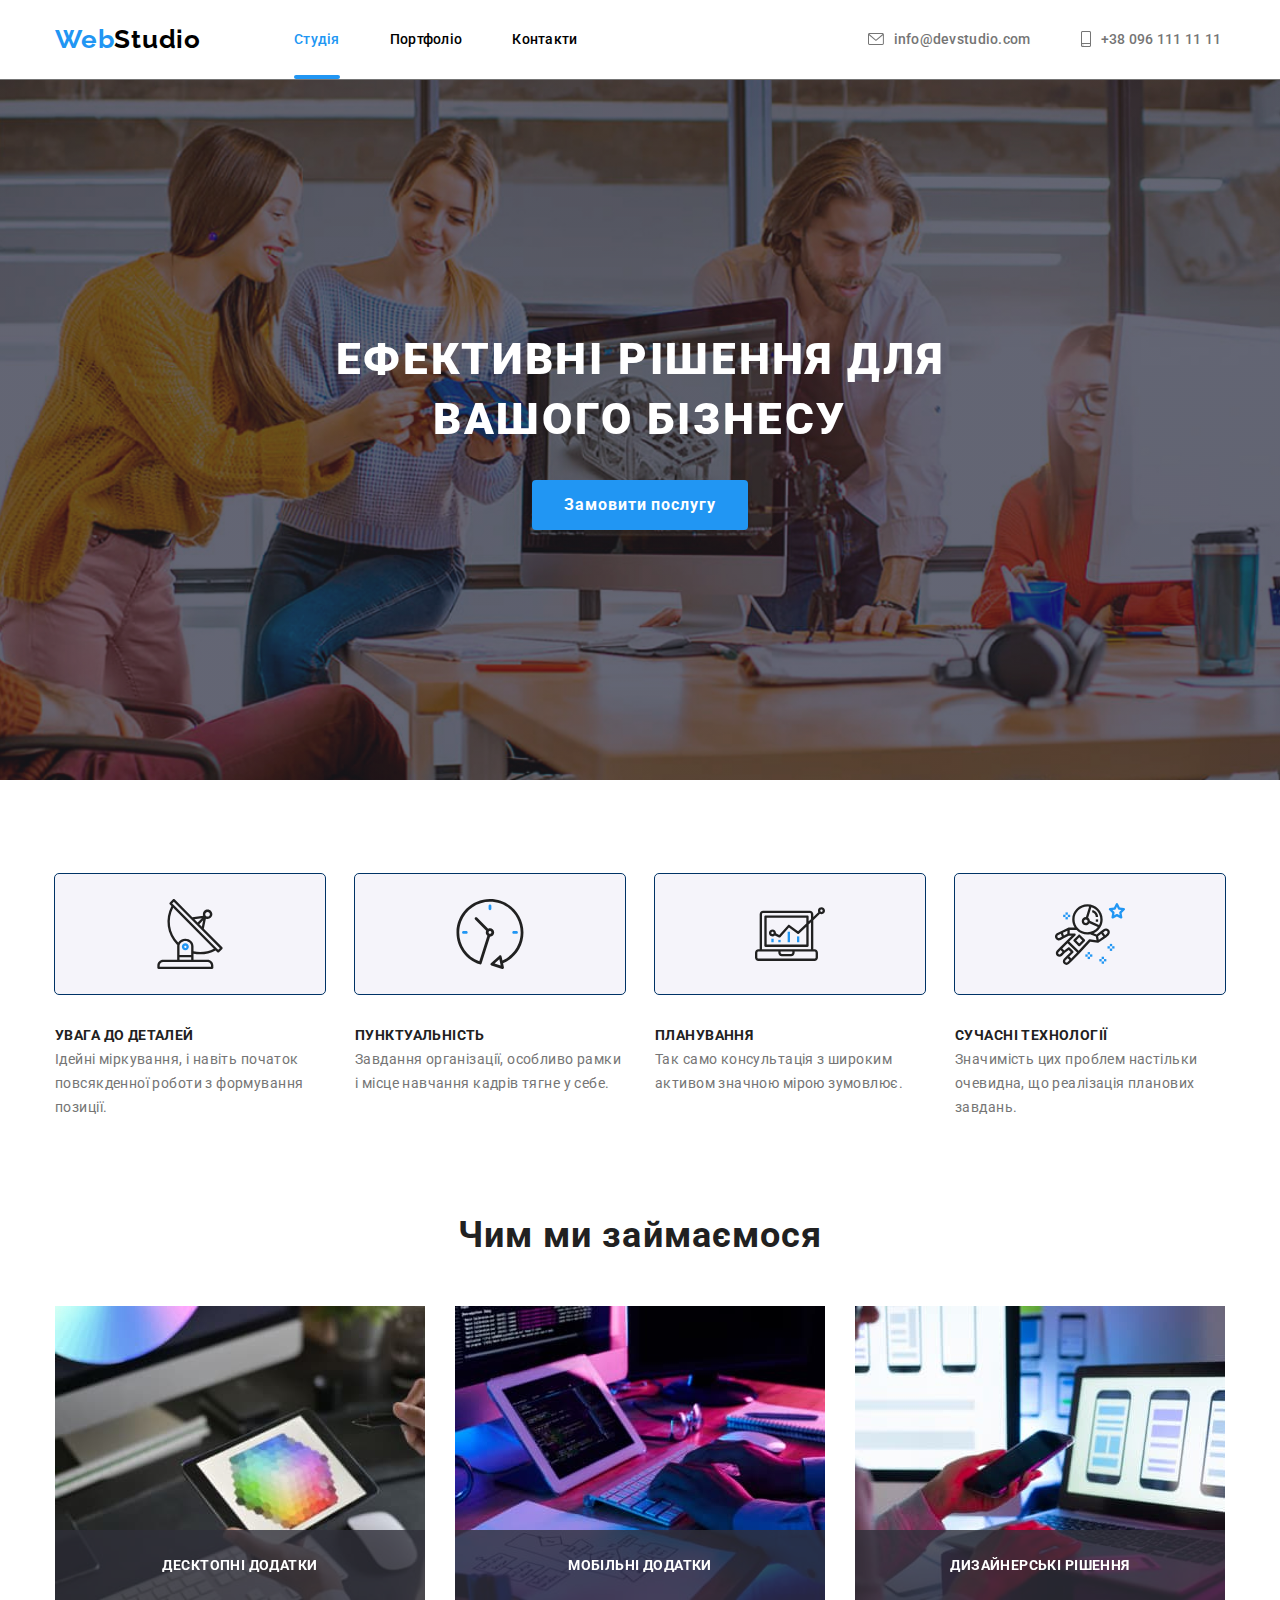
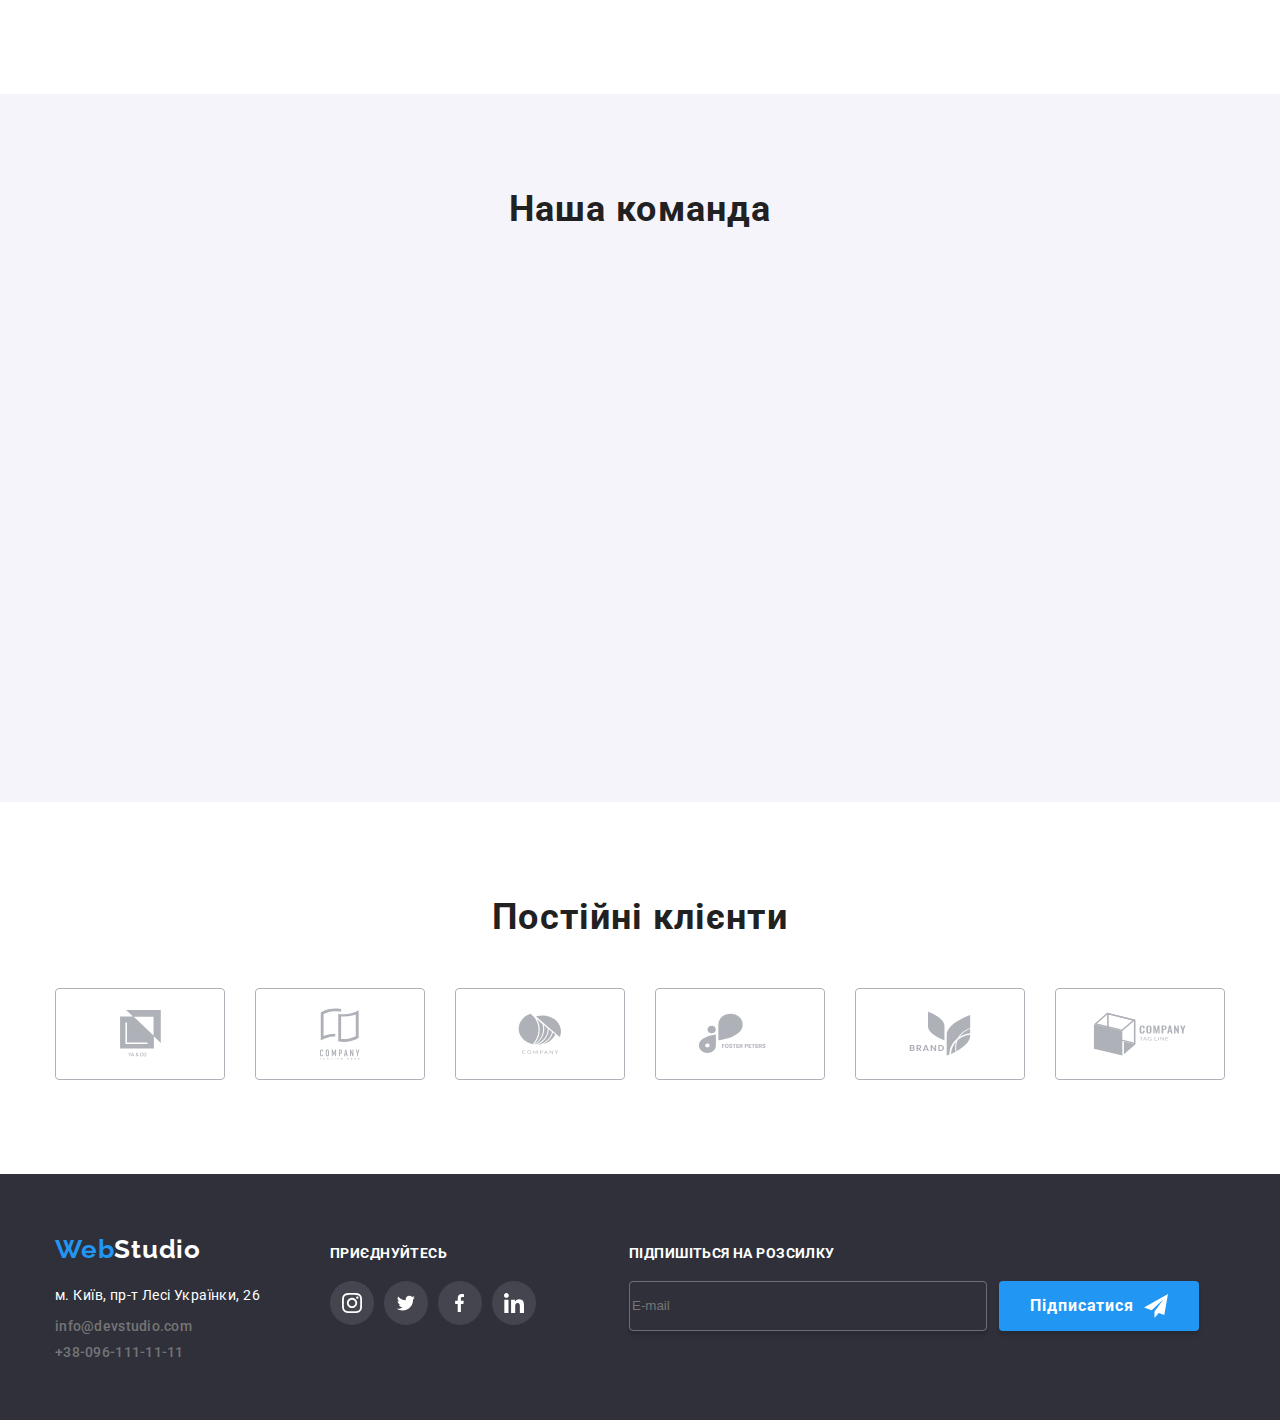
<file: WebStudio/index.html>
<!DOCTYPE html>
<html lang="uk">

<head>
  <meta charset="UTF-8">
  <meta name="viewport" content="width=device-width, initial-scale=1.0">
  <title>WebStudio</title>
  <!--! Спочатку нормалізатор -->
  <!--! завантаження modern-normalize -->
  <link rel="stylesheet" href="https://cdnjs.cloudflare.com/ajax/libs/modern-normalize/3.0.1/modern-normalize.min.css"
    integrity="sha512-q6WgHqiHlKyOqslT/lgBgodhd03Wp4BEqKeW6nNtlOY4quzyG3VoQKFrieaCeSnuVseNKRGpGeDU3qPmabCANg=="
    crossorigin="anonymous" referrerpolicy="no-referrer" />
  <link rel="preconnect" href="https://fonts.googleapis.com">
  <link rel="preconnect" href="https://fonts.gstatic.com" crossorigin>
  <link href="https://fonts.googleapis.com/css2?family=Raleway:wght@700&family=Roboto:wght@100..900&display=swap"
    rel="stylesheet">
  <link rel="stylesheet" href="./css/reset.css">
  <link rel="stylesheet" href="./css/style.css">
  <link href="https://unpkg.com/aos@2.3.1/dist/aos.css" rel="stylesheet">
</head>

<body>
  <header class="header">
    <div class="container flex">
      <nav class="nav">
        <a href="./index.html" class="header-logo"><span class="logo-span">Web</span>Studio</a>
        <ul class="nav-list">
          <li class="nav-item s"><a href="./index.html" class="nav-link na">Студія</a></li>
          <li class="nav-item "><a href="./portfolio.html" class="nav-link a">Портфоліо</a></li>
          <li class="nav-item "><a href="#" class="nav-link a">Контакти</a></li>
        </ul>
      </nav>
      <!-- Обгортка для контактів -->
      <div class="contacts">
        <ul class="nav-list">
          <li class="contact-item">
            <a href="mailto:info@devstudio.com" class="address-link">
              <svg class="envelope" width="16" height="12">
                <use href="./svg/symbol-defs.svg#envelope"></use>
              </svg>
              info@devstudio.com</a>
          </li>
          <li class="contact-item">
            <a href="tel:+38-096-111-11-11" class="address-link">
              <svg width="10" height="16">
                <use href="./svg/symbol-defs.svg#smartphone"></use>
              </svg>

              +38 096 111 11 11</a>
          </li>
        </ul>
      </div>
    </div>
  </header>
  <main class="main">
    <section class="hero">
      <div class="container flex-hero">
         <div class="hero-flip" data-aos="flip-up"><h1 class="hero-title">Ефективні рішення для вашого бізнесу</h1></div>
        <div class="modal-html">
          <button class="btn-open" data-modal-open>Замовити послугу</button>
          <div class="backdrop is-hidden" data-modal>
            <div class="modal">
              <button class="btn" data-modal-close>
                <svg width="11px" height="11px">
                  <use href="./svg/symbol-defs.svg#X"></use>
                </svg>
              </button>
              <p class="modal-text">Залиште свої дані, ми вам передзвонимо</p>
              <form class="modal-form">
                <label class="modal-label">
                  <p class="label-title"><span class="title-span">*</span>Ім'я</p>
                  <div class="modal-input">
                    <svg width="12px" height="12px">
                      <use href="./svg/symbol-defs.svg#icon-user"></use>
                    </svg>
                    <input class="border" type="text" name="name" required="">
                  </div>
                </label>
                <label class="modal-label">
                  <P class="label-title"><span class="title-span">*</span>Телефон</P>
                  <div class="modal-input">
                    <svg width="14px" height="14px">
                      <use href="./svg/symbol-defs.svg#icon-phone"></use>
                    </svg>
                    <input class="border" type="tel" name="tel" required="">
                  </div>
                </label>
                <label class="modal-label">
                  <p class="label-title"><span class="title-span">*</span>Пошта</p>
                  <div class="modal-input">
                    <svg width="16px" height="12px">
                      <use href="./svg/symbol-defs.svg#icon-mail"></use>
                    </svg>
                    <input class="border" type="email" name="email" required="">
                  </div>
                </label>
                <label class="modal-label ">
                  <p>Коментар</p>
                  <textarea class="modal-comment" name="comment" placeholder="Введіть текст"></textarea>
                </label>
                <label class="modal-label-ym">
                  <input type="checkbox" name="checkbox" required="">
                  Погоджуюся з розсилкою та приймаю
                  <a href="#" class="modal-link"> Умови договору</a>
                </label>
                <button class="modal-button" type="submit">Відправити</button>
              </form>
            </div>
          </div>
        </div>
      </div>
    </section>
    <section class="features">
      <div class="container">
        <!-- Що ми пропонуємо  -->
        <ul class="features-list">
          <li class="features-item">
            <h2 class="features-title">Увага до деталей</h2>
            <p class="features-description">
              Ідейні міркування, і навіть початок повсякденної роботи з
              формування позиції.
            </p>
          </li>
          <li class="features-item">
            <h2 class="features-title">Пунктуальність</h2>
            <p class="features-description">
              Завдання організації, особливо рамки і місце навчання кадрів тягне
              у себе.
            </p>
          </li>
          <li class="features-item">
            <h2 class="features-title">Планування</h2>
            <p class="features-description">
              Так само консультація з широким активом значною мірою зумовлює.
            </p>
          </li>
          <li class="features-item">
            <h2 class="features-title">Сучасні технології</h2>
            <p class="features-description">
              Значимість цих проблем настільки очевидна, що реалізація планових завдань.
            </p>
          </li>
        </ul>
      </div>
    </section>
    <section class="wat-we-do">
      <div class="container">

        <!-- Чим ми займаємось -->

        <h2 class="wat-we-do-title">Чим ми займаємося</h2>
        <ul class="wat-we-do-list">
          <li class="wat-we-do-item"><img class="wat-we-do-img" src="./images/web-design.jpg" alt="Веб-дизайн"
              width="370" height="294">
            <h3 class="item-title">Десктопні додатки</h3>
          </li>
          <li class="wat-we-do-item"><img class="wat-we-do-img" src="./images/development.jpg" alt="Розробка"
              width="370" height="294">
            <h3 class="item-title">Мобільні додатки</h3>
          </li>
          <li class="wat-we-do-item"><img class="wat-we-do-img" src="./images/branding.jpg" alt="Брендинг" width="370"
              height="294">
            <h3 class="item-title">Дизайнерські рішення</h3>
          </li>
        </ul>
      </div>
    </section>
    <section class="team">
      <div class="container">

        <!-- Наша команда -->

        <h2 class="team-hero-title">Наша команда</h2>
        <ul class="team-list flex">
          <div class="flip" data-aos="flip-left">
          <li class="team-item">
            <img class="team-img" src="./images/igor-demanko.jpg" alt="Ігор Дизайнер" width="270" height="260">

            <p class="team-description">Ігор Дем'яненко</p>
            <h2 class="team-title">Product Designer</h2>
            <ul class="social-list">
              <li class="social-item">
                <a class="social-link" href="">
                  <svg class="sv" width="20" height="20">
                    <use href="./svg/symbol-defs.svg#instagram"></use>
                  </svg>
                </a>
              </li>
              <li class="social-item">
                <a class="social-link" href="">
                  <svg class="sv" width="20" height="16.25">
                    <use href="./svg/symbol-defs.svg#twitter"></use>
                  </svg>
                </a>
              </li>
              <li class="social-item">
                <a class="social-link" href="">
                  <svg class="sv" width="10" height="20">
                    <use href="./svg/symbol-defs.svg#facebook"></use>
                  </svg>
                </a>
              </li>
              <li class="social-item">
                <a class="social-link" href="">
                  <svg class="sv" width="20" height="20 ">
                    <use href="./svg/symbol-defs.svg#linkedin"></use>
                  </svg>
                </a>
              </li>
            </ul>
          </li>
          </div>
          <div class="flip" data-aos="flip-left">
          <li class="team-item">
            <img class="team-img" src="./images/olga-repina.jpg" alt="Олена Розробник" width="270" height="260">
            <p class="team-description">Ольга Рєпіна</p>
            <h2 class="team-title">Frontend Developer</h2>
            <ul class="social-list">
              <li class="social-item">
                <a class="social-link" href="">
                  <svg width="20" height="20">
                    <use href="./svg/symbol-defs.svg#instagram"></use>
                  </svg>
                </a>
              </li>
              <li class="social-item">
                <a class="social-link" href="">
                  <svg class="sv" width="20" height="16.25">
                    <use href="./svg/symbol-defs.svg#twitter"></use>
                  </svg>
                </a>
              </li>
              <li class="social-item">
                <a class="social-link" href="">
                  <svg class="sv" width="10" height="20">
                    <use href="./svg/symbol-defs.svg#facebook"></use>
                  </svg>
                </a>
              </li>
              <li class="social-item">
                <a class="social-link" href="">
                  <svg class="sv" width="20" height="20 ">
                    <use href="./svg/symbol-defs.svg#linkedin"></use>
                  </svg>
                </a>
              </li>
            </ul>
          </li>
          </div>
          <div class="flip" data-aos="flip-left">
          <li class="team-item">
            <img class="team-img" src="./images/mikola-tarasov.jpg" alt="Микола Маркетолог" width="270" height="260">
            <p class="team-description">Микола Тарасов</p>
            <h2 class="team-title">Marketing</h2>
            <ul class="social-list">
              <li class="social-item">
                <a class="social-link" href="">
                  <svg class="sv" width="20" height="20">
                    <use href="./svg/symbol-defs.svg#instagram"></use>
                  </svg>
                </a>
              </li>
              <li class="social-item">
                <a class="social-link" href="">
                  <svg class="sv" width="20" height="16.25">
                    <use href="./svg/symbol-defs.svg#twitter"></use>
                  </svg>
                </a>
              </li>
              <li class="social-item">
                <a class="social-link" href="">
                  <svg class="sv" width="10" height="20">
                    <use href="./svg/symbol-defs.svg#facebook"></use>
                  </svg>
                </a>
              </li>
              <li class="social-item">
                <a class="social-link" href="">
                  <svg class="sv" width="20" height="20 ">
                    <use href="./svg/symbol-defs.svg#linkedin"></use>
                  </svg>
                </a>
              </li>
            </ul>
          </li>
          </div>
          <div class="flip" data-aos="flip-left">
          <li class="team-item">
            <img class="team-img" src="./images/mihailo.jpg" alt="Михайло Бренд-менеджер" width="270" height="260">
            <p class="team-description"> Михайло Єрмаков</p>
            <h2 class="team-title">UI Designer</h2>
            <ul class="social-list">

              <li class="social-item">
                <a class="social-link" href="">
                  <svg class="sv" width="20" height="20">
                    <use href="./svg/symbol-defs.svg#instagram"></use>
                  </svg>
                </a>
              </li>
              <li class="social-item">
                <a class="social-link" href="">
                  <svg class="sv" width="20" height="16.25">
                    <use href="./svg/symbol-defs.svg#twitter"></use>
                  </svg>
                </a>
              </li>
              <li class="social-item">
                <a class="social-link" href="">
                  <svg class="sv" width="10" height="20">
                    <use href="./svg/symbol-defs.svg#facebook"></use>
                  </svg>
                </a>
              </li>
              <li class="social-item">
                <a class="social-link" href="">
                  <svg class="sv" width="20" height="20 ">
                    <use href="./svg/symbol-defs.svg#linkedin"></use>
                  </svg>
                </a>
              </li>
            </ul>
          </li>
        </div>
        </ul>
      </div>
    </section>
    <section class="company">
      <h3 class="title">Постійні клієнти</h3>
      <ul class="company-list">
        <li class="company-item">
          <a class="company-link" href="#">
            <svg class="sv" width="41" height="46.7">
              <use href="./svg/symbol-defs.svg#yaco"></use>
            </svg>
          </a>
        </li>
        <li class="company-item">
          <a class="company-link" href="#">
            <svg class="sv" width="40" height="52">
              <use href="./svg/symbol-defs.svg#tagline"></use>
            </svg>
          </a>
        </li>
        <li class="company-item">
          <a class="company-link" href="#">
            <svg class="sv" width="43.46" height="41.18">
              <use href="./svg/symbol-defs.svg#compan"></use>
            </svg>
          </a>
        </li>
        <li class="company-item">
          <a class="company-link" href="#">
            <svg class="sv" width="84.44" height="40.62">
              <use href="./svg/symbol-defs.svg#foster"></use>
            </svg>
          </a>
        </li>
        <li class="company-item">
          <a class="company-link" href="#">
            <svg class="sv" width="62.54" height="45.43">
              <use href="./svg/symbol-defs.svg#brand"></use>
            </svg>
          </a>
        </li>
        <li class="company-item">
          <a class="company-link" href="#">
            <svg class="sv" width="93.79" height="43.93">
              <use href="./svg/symbol-defs.svg#taglinee"></use>
            </svg>
          </a>
        </li>
      </ul>
    </section>

  </main>
  <footer class="footer">
    <section class="footer-content">
      <div class="container">
        <div class="footer-box">
          <div class="footer-address">
            <a href="#" class="footer-logo"><span class="footer-span">Web</span>Studio</a>
            <address class="address">
              <ul class="address-list">
                <li class="address-item">
                  <p class="address-description"> м. Київ, пр-т Лесі Українки, 26 </p>
                </li>
                <li class="footer-item"><a class="footer-link" href="malito:info@devstudio.com">info@devstudio.com</a>
                </li>
                <li class="footer-item"><a class="footer-link" href="tel:+38-096-111-11-11">+38-096-111-11-11</a></li>
              </ul>
            </address>
          </div>
          <div class="joing">
            <h3 class="joing-title">ПРИЄДНУЙТЕСЬ</h3>
            <ul class="joing-list">
              <li class="joing-item">
                <a class="joing-link" href="#">
                  <svg width="20" height="20">
                    <use href="./svg/symbol-defs.svg#instagram"></use>
                  </svg>
                </a>
              </li>
              <li class="joing-item">
                <a class="joing-link" href="#">
                  <svg width="20" height="16.25">
                    <use href="./svg/symbol-defs.svg#twitter"></use>
                  </svg>
                </a>
              </li>
              <li class="joing-item">
                <a class="joing-link" href="#">
                  <svg width="10" height="20">
                    <use href="./svg/symbol-defs.svg#facebook"></use>
                  </svg>
                </a>
              </li>
              <li class="joing-item">
                <a class="joing-link" href="#">
                  <svg width="20" height="20 ">
                    <use href="./svg/symbol-defs.svg#linkedin"></use>
                  </svg>
                </a>
              </li>
            </ul>
          </div>
          <div class="form-box">
            <h3 class="form-title">ПІДПИШІТЬСЯ НА РОЗСИЛКУ</h3>
            <form class="footer-form">
              <input name="footer-email" class="footer-input" type="email" placeholder="E-mail" required="" >
              <button class="footer-button" type="submit">
                Підписатися
                <svg width="24px" height="24px">
                  <use href="./svg/symbol-defs.svg#telegramsend"></use>
                </svg>
              </button>
            </form>
          </div>
        </div>
      </div>
    </section>
  </footer>
  <!--! Скрипт модалки -->
     <script src="./Js/modal.js"></script>

<script src="https://unpkg.com/aos@2.3.1/dist/aos.js"></script>
<script>
  AOS.init();
</script>

</body>

</html>
</file>
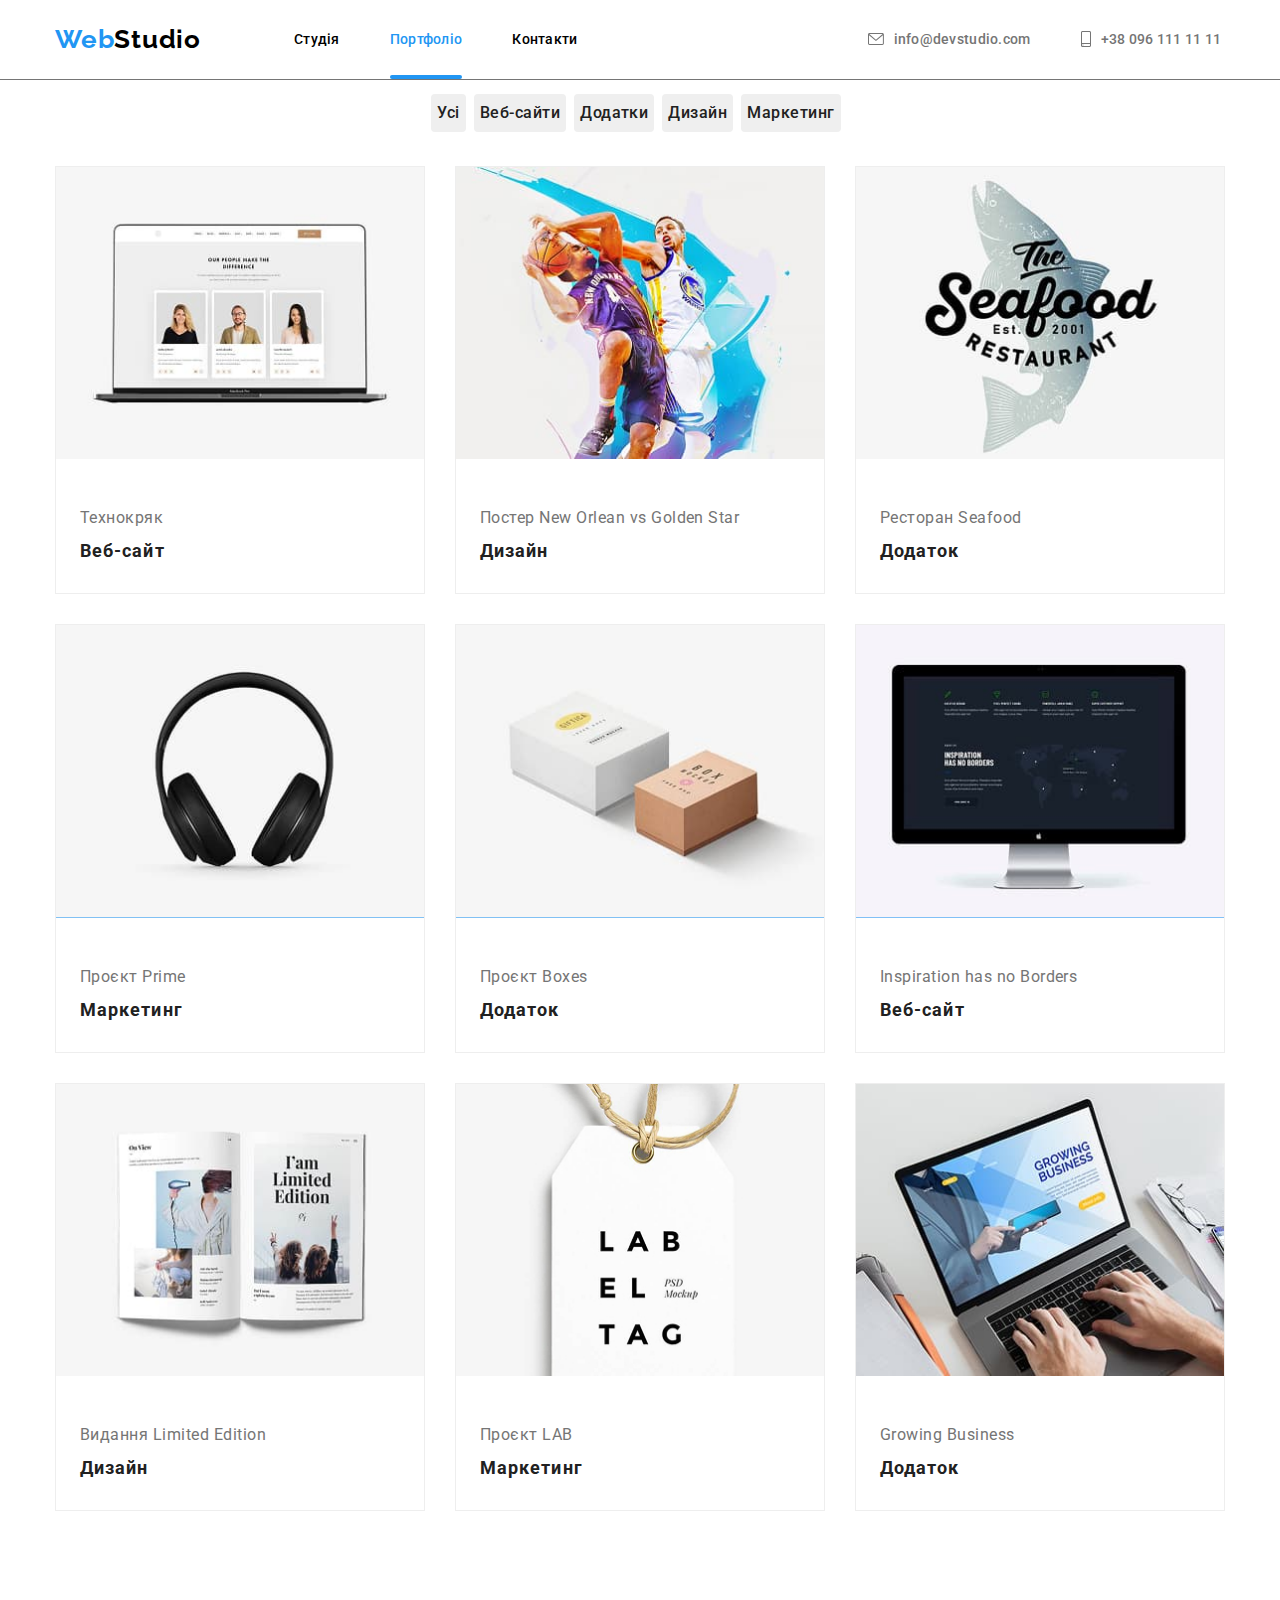
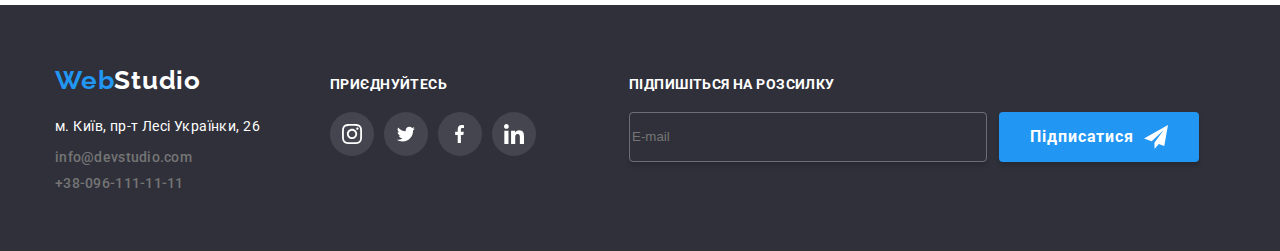
<file: WebStudio/portfolio.html>
<!DOCTYPE html>
<html lang="uk">

<head>
  <meta charset="UTF-8">
  <meta name="viewport" content="width=device-width, initial-scale=1.0">
  <title>Portfolio</title>
  <link rel="preconnect" href="https://fonts.googleapis.com">
  <link rel="preconnect" href="https://fonts.gstatic.com" crossorigin>
  <link href="https://fonts.googleapis.com/css2?family=Raleway:wght@700&family=Roboto:wght@100..900&display=swap"
    rel="stylesheet">
  <link rel="stylesheet" href="./css/reset.css">
  <link rel="stylesheet" href="./css/style.css">
</head>

<body>
  <header class="header">
    <div class="container flex">
      <div class="container-p">
        <nav class="nav-p">
          <a href="./index.html" class="header-logo"><span class="logo-span">Web</span>Studio</a>
          <ul class="nav-list">
            <li class="nav-item "><a href="./index.html" class="nav-link a">Студія</a></li>
            <li class="nav-item s"><a href="./portfolio.html" class="nav-link na">Портфоліо</a></li>
            <li class="nav-item "><a href="#" class="nav-link a">Контакти</a></li>
          </ul>
        </nav> 
        <!-- Обгортка для контактів -->
        <div class="contacts">
          <ul class="nav-list">
            <li class="contact-item">
              <a href="mailto:info@devstudio.com" class="address-link">
                <svg class="envelope" width="16" height="12">
                  <use href="./svg/symbol-defs.svg#envelope"></use>
                </svg>
                info@devstudio.com</a>
            </li>
            <li class="contact-item">
              <a href="tel:+38-096-111-11-11" class="address-link">
                <svg width="10" height="16">
                  <use href="./svg/symbol-defs.svg#smartphone"></use>
                </svg>

                +38 096 111 11 11</a>
            </li>
          </ul>
        </div>
      </div>
    </div>
  </header>
  <main class="main">
    <!-- <h1>Панель пошуку</h1> -->
    <section class="portfolio">
      <div class="container">
        <ul class="portfolio-button-list portfolio-flex">
          <li><button class="portfolio-button">Усі</button></li>
          <li><button class="portfolio-button">Веб-сайти</button></li>
          <li><button class="portfolio-button">Додатки</button></li>
          <li><button class="portfolio-button">Дизайн</button></li>
          <li><button class="portfolio-button">Маркетинг</button></li>
        </ul>
        <ul class="portfolio-list portfolio-wrap">
          <li class="portfolio-item">
            <a class="item-link" href="#">
              <div class="card-overlay-box">
                <img class="portfolio-img" 
                src="./images/technocrack.jpg" alt="Технокряк"
                  width="370" height="294">
                  <p class="overlay-text">Ресурс пропонує комплексні пропозиції з різним рівнем функціоналу та сервісів. Все це дозволить відвідувачу отримати вичерпні відомості про компанію чи приватну особу.</p>
              </div>
              <div class="portfolio-box">
                <p class="portfolio-description">Технокряк</p>
                <h3 class="portfolio-title">Веб-сайт</h3>
              </div>
            </a>
          </li>
          <li class="portfolio-item">
            <a class="item-link" href="#">
              <div class="card-overlay-box">
                <img class="portfolio-img"
                  src="./images/new-orlean-vs-golden-star-poster.jpg" alt="Постер New Orlean vs Golden Star"
                  width="370">
                  <p class="overlay-text">Ресурс пропонує комплексні пропозиції з різним рівнем функціоналу та сервісів. Все це дозволить відвідувачу отримати вичерпні відомості про компанію чи приватну особу.</p>
              </div>
                <div class="portfolio-box">
                  <p class="portfolio-description">Постер New Orlean vs Golden Star</p>
                  <h3 class="portfolio-title">Дизайн</h3>
                </div>
            </a>
          </li>
          <li class="portfolio-item">
            <a class="item-link" href="#">
              <div class="card-overlay-box">
              <img class="portfolio-img" src="./images/seafood-restaurant.jpg" alt="Ресторан Seafood" width="370"
                height="294">
                <p class="overlay-text">Ресурс пропонує комплексні пропозиції з різним рівнем функціоналу та сервісів. Все це дозволить відвідувачу отримати вичерпні відомості про компанію чи приватну особу.</p>
              </div>
              <div class="portfolio-box">
                <p class="portfolio-description">Ресторан Seafood</p>
                <h3 class="portfolio-title">Додаток</h3>
              </div>
            </a>
          </li>
          <li class="portfolio-item">
            <a class="item-link" href="#">
              <div class="card-overlay-box">
              <img class="portfolio-img" src="./images/project-prime.jpg" alt="Проєкт Prime" width="370" height="294">
              <p class="overlay-text">Ресурс пропонує комплексні пропозиції з різним рівнем функціоналу та сервісів. Все це дозволить відвідувачу отримати вичерпні відомості про компанію чи приватну особу.</p>
              </div>
              <div class="portfolio-box">
                <p class="portfolio-description">Проєкт Prime</p>
                <h3 class="portfolio-title">Маркетинг</h3>
              </div>
            </a>
          <li class="portfolio-item">
            <a class="item-link" href="#">
              <div class="card-overlay-box">
              <img class="portfolio-img" src="./images/boxes-project.jpg" alt="Проєкт Boxes" width="370" height="294">
              <p class="overlay-text">Ресурс пропонує комплексні пропозиції з різним рівнем функціоналу та сервісів. Все це дозволить відвідувачу отримати вичерпні відомості про компанію чи приватну особу.</p>
              </div>
              <div class="portfolio-box">
                <p class="portfolio-description">Проєкт Boxes</p>
                <h3 class="portfolio-title">Додаток</h3>
              </div>
            </a>
          </li>
          <li class="portfolio-item">
            <a class="item-link" href="#">
              <div class="card-overlay-box">
              <img class="portfolio-img" src="./images/inspiration-has-no-borders.jpg" alt="Inspiration has no Borders"
                width="370" height="294">
                <p class="overlay-text">Ресурс пропонує комплексні пропозиції з різним рівнем функціоналу та сервісів. Все це дозволить відвідувачу отримати вичерпні відомості про компанію чи приватну особу.</p>
                </div>
              <div class="portfolio-box">
                <p class="portfolio-description">Inspiration has no Borders</p>
                <h3 class="portfolio-title">Веб-сайт</h3>
              </div>
            </a>
          </li>
          <li class="portfolio-item">
            <a class="item-link" href="#">
              <div class="card-overlay-box">
              <img class="portfolio-img" src="./images/edition-limited-edition.jpg" alt="Видання Limited Edition"
                width="370" height="294">
                <p class="overlay-text">Ресурс пропонує комплексні пропозиції з різним рівнем функціоналу та сервісів. Все це дозволить відвідувачу отримати вичерпні відомості про компанію чи приватну особу.</p>
                </div>
              <div class="portfolio-box">
                <p class="portfolio-description">Видання Limited Edition</p>
                <h3 class="portfolio-title">Дизайн</h3>
              </div>
            </a>
          </li>
          <li class="portfolio-item">
            <a class="item-link" href="#">
              <div class="card-overlay-box">
              <img class="portfolio-img" src="./images/lab.jpg" alt="Проєкт LAB" width="370" height="294">
              <p class="overlay-text">Ресурс пропонує комплексні пропозиції з різним рівнем функціоналу та сервісів. Все це дозволить відвідувачу отримати вичерпні відомості про компанію чи приватну особу.</p>
              </div>
              <div class="portfolio-box">
                <p class="portfolio-description">Проєкт LAB</p>
                <h3 class="portfolio-title">Маркетинг</h3>
              </div>
            </a>
          <li class="portfolio-item">
            <a class="item-link" href="#">
              <div class="card-overlay-box">
              <img class="portfolio-img" src="./images/growing-business.jpg" alt="Growing Business" width="370"
                height="294">
                <p class="overlay-text">Ресурс пропонує комплексні пропозиції з різним рівнем функціоналу та сервісів. Все це дозволить відвідувачу отримати вичерпні відомості про компанію чи приватну особу.</p>
                </div>
              <div class="portfolio-box">
                <p class="portfolio-description">Growing Business</p>
                <h3 class="portfolio-title">Додаток</h3>
              </div>
            </a>
        </ul>
      </div>
    </section>
  </main>
  <footer class="footer">
    <section class="footer-content">
      <div class="container">
        <div class="footer-box">
          <div class="footer-address">
            <a href="#" class="footer-logo"><span class="footer-span">Web</span>Studio</a>
            <address class="address">
              <ul class="address-list">
                <li class="address-item">
                  <p class="address-description"> м. Київ, пр-т Лесі Українки, 26 </p>
                </li>
                <li class="footer-item"><a class="footer-link" href="malito:info@devstudio.com">info@devstudio.com</a>
                </li>
                <li class="footer-item"><a class="footer-link" href="tel:+38-096-111-11-11">+38-096-111-11-11</a></li>
              </ul>
            </address>
          </div>
          <div class="joing">
            <h3 class="joing-title">ПРИЄДНУЙТЕСЬ</h3>
            <ul class="joing-list">
              <li class="joing-item">
                <a class="joing-link" href="#">
                  <svg width="20" height="20">
                    <use href="./svg/symbol-defs.svg#instagram"></use>
                  </svg>
                </a>
              </li>
              <li class="joing-item">
                <a class="joing-link" href="#">
                  <svg width="20" height="16.25">
                    <use href="./svg/symbol-defs.svg#twitter"></use>
                  </svg>
                </a>
              </li>
              <li class="joing-item">
                <a class="joing-link" href="#">
                  <svg width="10" height="20">
                    <use href="./svg/symbol-defs.svg#facebook"></use>
                  </svg>
                </a>
              </li>
              <li class="joing-item">
                <a class="joing-link" href="#">
                  <svg width="20" height="20 ">
                    <use href="./svg/symbol-defs.svg#linkedin"></use>
                  </svg>
                </a>
              </li>
            </ul>
          </div>
          <div class="form-box">
            <h3 class="form-title">ПІДПИШІТЬСЯ НА РОЗСИЛКУ</h3>
            <form class="footer-form">
              <input name="footer-email" class="footer-input" type="email" placeholder="E-mail">
              <button class="footer-button" type="submit">
                Підписатися
                <svg width="24px" height="24px">
                  <use href="./svg/symbol-defs.svg#telegramsend"></use>
                </svg>
              </button>
            </form>
          </div>
        </div>
      </div>
    </section>
  </footer>
</body>

</html>
</file>
<file: WebStudio/css/style.css>
:root {
   --main_color: #2196F3;
   --dark_color: #212121;
   --light_color: #FFFFFF;
   --second_light_color: #757575;
   --second_dark_color: #000000;
   --first_light_color: #ECECEC;
   --shadow_dark_color: #2F303A;
   --shadw_light_color: #F5F4FA;
   --font-family: "Roboto", sans-serif;
   --second-family: "Raleway", sans-serif;
   --shadow: rgba(0, 0, 0, 0.25);
   --shadow-background: rgba(47, 48, 58, 0.4)
}

body {
   font-family: var(--font-family);
   font-size: 14px;
   letter-spacing: 0.03em;
   font-weight: 700;
   color: var(--light_color);
}
.container {
   width: 1200px;
   margin: 0 auto;
   padding: 0 15px;
   /* border: 5px solid tomato; */
}
.nav-list,
.nav,.nav-p,
.wat-we-do-list,
.team-list,
.flex,.container-p,
.footer-logo,
.hero-title
  {
    display: flex;
    align-items: center;
 
}
.features-list{
   display: flex;
   justify-content: center;
}

.header {
   position: fixed;
   top: 0;
   z-index: 1;
   width: 100%;
   padding-top: 24px;
   padding-bottom: 25px;
   border-bottom: 1px solid var(--second_light_color);
   background-color: var(--light_color);
}
.main{
  display:flex ;
  flex-direction: column;
}


.header-logo {
   margin-right: 93px;
   font-family: var(--second-family);
   font-weight: 700;
   font-size: 26px;
   letter-spacing: 0.03em;
   color: var(--second_dark_color);
   transition-property: color;
   transition-duration: 250ms;
   transition-timing-function:cubic-bezier(0.4, 0, 0.2, 1);
   
}

.logo-span {
   font-family: var(--second-family);
   font-weight: 700;
   font-size: 26px;
   letter-spacing: 0.03em;
   color: var(--main_color);
}

.nav-list {
   font-family: var(--font-family);
   font-weight: 500;
   font-size: 14px;
   letter-spacing: 0.02em;
   color: var(--second_dark_color);
}
.stud{
   position: relative;
   transform: scale(1);
   transition: color 250ms cubic-bezier(0.4, 0, 0.2, 1);

}

.a:hover{
   color:var(--main_color);

}

.a{
   color: var(--second_dark_color);
   transition: color 250ms cubic-bezier(0.4, 0, 0.2, 1);
}

.s{
   position: relative;
}

.s::after{
    display: flex;
    content: "";
    position: absolute;
    bottom: -32px;
    left: 0;
    width:100% ;
    height: 4px;
    border-radius: 2px;
    background-color: var(--main_color);
    animation: underline-grow 500ms ease forwards;

}



@keyframes underline-grow {

  0% {

    width: 0%;
  } 

  100% {

    width: 100%;

  }
}



.address-list {
   font-family: var(--font-family);
   font-weight: 500;
   font-size: 14px;
   letter-spacing: 0.02em;
   color: var(--shadw_light_color);

}
.address-link {
   display: flex;
   align-items: center;
   gap: 10px;
   color: var(--second_light_color);
   font-weight: 500;
   letter-spacing: 0.02em;
   fill:var(--second_light_color);
   transition-property: fill, color;
   transition-duration: 250ms;
   transition-timing-function:cubic-bezier(0.4, 0, 0.2, 1);
}
.address-link:hover {
   fill: var(--main_color);
}


.header-logo:hover {
   color: var(--main_color);
}
.nav,.nav-p{
   margin-right:  290px;;
}

.na{
   color: var(--main_color);
}

.nav-item:not(:last-child) {
   margin-right: 50px;
 }


.address-link:hover {
   color: var(--main_color);
}

.contact-item:not(:last-child) {
   margin-right: 50px;
 }
 
.hero {
   display: flex;
   justify-content: center;
   align-items: center;
   height: 700px;
   margin-top: 80px;
   padding-top: 200px;
   padding-bottom: 200px;
   background-color: var(--shadow_dark_color);
   background-image:
   linear-gradient(var(--shadow-background)),
   url("../images/background.jpg");
   background-position: center;
   background-size: cover;

}
.hero-flip{
   transition-property: transform;
   transition-delay: 1000ms;
   transition-duration: 500ms;
}

.hero-title {
   width: 690px;
   font-family: var(--font-family);
   font-weight: 900;
   font-size: 44px;
   line-height: 1.36;
   letter-spacing: 0.06em;
   text-transform: uppercase;
   text-align:center;
   color: var(--light_color);
}
.flex-hero{
   display: flex;
   flex-direction: column;
   align-items: center;
}

.team {
   background-attachment: var(--shadw_light_color);
}

.btn-open {
   display: flex;
   align-items: center;
   justify-content: center;
   border-radius: 4px;
   border: 0;
   width: 216px;
   height: 50px;
   margin-top: 30px;
   font-family: var(--font-family);
   font-weight: 700;
   font-size: 16px;
   line-height: 1.87;
   letter-spacing: 0.06em;
   text-align: left;
   color: var(--light_color);
   background-color: var(--main_color);
   box-shadow: 0 4px 4px 0 rgba(0, 0, 0, 0.15);
   animation: pulse 1.5s infinite;
   animation-delay: 1500ms;
}
.btn-open:hover{
animation-play-state: paused;
}

@keyframes pulse {
  0% {
    transform: scale(1);
    box-shadow: 0 0 0 0 rgba(173, 216, 230, 0.7);
  }
  70% {
    transform: scale(1.1);
    box-shadow: 0 0 0 15px rgba(255, 77, 77, 0);
  }
  100% {
    transform: scale(1);
    box-shadow: 0 0 0 0 rgba(255, 77, 77, 0);
  }
}

/*! 1.Бєк-дроп з модальним вікном */
.backdrop {
    position: fixed;
    top: 0;
    left: 0;
    width: 100%;
    height: 100%;
    background-color: rgba(0, 0, 0, 0.2);
    opacity: 1;
    transition: opacity 0.3s ease;
}

.is-hidden {
    opacity: 0;
    pointer-events: none;
}

.no-scroll {
    overflow: hidden;
}

.modal {
    position: absolute;
    top: 50%;
    left: 50%;
    width: 528px;
    padding: 40px;
    background-color: white;
    transform: translate(-50%, -50%);
    border-radius: 4px;
    box-shadow: 0 2px 1px 0 rgba(0, 0, 0, 0.2), 0 1px 1px 0 rgba(0, 0, 0, 0.14), 0 1px 3px 0 rgba(0, 0, 0, 0.12);
}
.modal .btn {
    position: absolute;
    top: 10px;
    right: 10px;
}
.modal-form{
   display: flex;
   flex-direction: column;
   gap: 10px;
}
.modal-text{
font-family: var(--font-family);
font-weight: 700;
font-size: 20px;
letter-spacing: 0.03em;
text-align: center;
color: #212121;
}
.modal-label{
    display: flex;
    flex-direction: column;
    gap: 8px;
    font-weight: 400;
    font-size: 12px;
    letter-spacing: 0.01em;
    color: var(--second_light_color);
    
}

.modal-input{
   display: flex;
    align-items: center;
    gap: 10px;
    padding-left: 15px;
    border: 1px solid var(--second_light_color);
    border-radius: 4px;
    height: 40px;
    fill: var(--dark_color);
}
.modal-comment {
    width: 448px;
    height: 120px;
    resize: none;
    border: 1px solid #757575;
    border-radius: 4px;
    padding: 12px 16px;
}
.modal-input:hover,
.modal-input:focus-within,
.modal-comment:hover,
.modal-comment:focus {
border-color: var(--main_color);
fill: var(--main_color);
}

.modal-button{
display: flex;
justify-content: center;
align-items: center;
margin: 0 auto;
border-radius: 4px;
width: 200px;
height: 50px;
font-family: var(--font-family);
font-weight: 700;
font-size: 16px;
line-height: 187%;
letter-spacing: 0.06em;
text-align: center;
color: #fff;
box-shadow: 0 4px 4px 0 rgba(0, 0, 0, 0.15);
background: #2196f3;
border: none;
}
.btn{
    position: absolute;
    top: 8px;
    left: 490px;
    width: 30px;
    height: 30px;
    display: flex;
    justify-content: center;
    align-items: center;
    border-radius: 100%;
    border: 1px solid rgba(0, 0, 0, 0.1);
    fill: var(--second_dark_color);
    background-color: var(--light_color);
    border-radius: 100%;
}
.btn:hover{
   fill: var(--main_color);

}
.modal-text{
   margin-bottom: 12px;
}
.title-span{
   color: red;
}
.modal-label-ym{
    display: flex;
    justify-content: center;
    margin-bottom: 30px;
    gap: 8px;
    font-weight: 400;
    line-height: 171%;
    color: var(--second_light_color);

}
.modal-link {
    color: var(--main_color);
    text-decoration: underline;
   }

   .modal {
    transform: translate(-50%, -50%) scale(0.8);
    opacity: 0;
    transition: transform 0.8s ease, opacity 0.3s ease;
}

.backdrop:not(.is-hidden) .modal {
    transform: translate(-50%, -50%) scale(1);
    opacity: 1;
}


.features {
   padding-top: 94px;
   padding-bottom: 0;
}

.features-title {
   font-family: var(--font-family);
   font-weight: 700;
   font-size: 14px;
   letter-spacing: 0.03em;
   text-transform: uppercase;
   color: var(--dark_color);
}

.features-list {
   font-family: var(--font-family);
   font-weight: 400;
   font-size: 14px;
   line-height: 1.71;
   letter-spacing: 0.03em;
   color: var(--second_light_color);
   gap: 30px;

}
.features-item::before{
   display: flex;
   width: 270px;
   height: 120px;
   content: '';
   margin-bottom: 30px;
   background-repeat: no-repeat;
   background-position: center;
   background-color: var(--shadw_light_color);
   border-radius: 4px;
   outline: 1px solid #003366;
}

.features-item:nth-child(1):before{
   background-image: url(../svg/antenna1.svg);
   
}
.features-item:nth-child(2):before{
   background-image: url(../svg/clock1.svg) ;
  
}
.features-item:nth-child(3):before{
   background-image:url(../svg/diagram1.svg);
}
.features-item:nth-child(4):before{
   background-image:url(../svg/astronaut1.svg) ;
}


.wat-we-do {
   padding-top: 94px;
   padding-bottom: 94px;
}

.wat-we-do-title {
   padding-bottom: 50px;
   font-family: var(--font-family);
   font-weight: 700;
   font-size: 36px;
   letter-spacing: 0.03em;
   text-align: center;
   color: var(--dark_color);
}
.wat-we-do-item:not(:last-child){
   margin-right: 30px;

}
.wat-we-do-item{
   position: relative;
}
.item-title{
width: 370px;
height: 70px;
position: absolute;
bottom: 0;
display: flex;
align-items: center;
justify-content: center;
font-family: var(--font-family);
font-weight: 700;
font-size: 14px;
letter-spacing: 0.03em;
text-transform: uppercase;
text-align: center;
color: #fff;
background: rgba(47, 48, 58, 0.8);
}

.team {
   width: 100%;
   padding-top: 94px;
   padding-bottom: 94px;
   background-color: #F5F4FA;
}
.flip:not(:last-child){
   margin-right: 30px;

}
.team-item{
    width: 270px;
    height: 428px;
    background-color: var(--light_color);
    border-radius: 0 0 4px 4px;
    box-shadow: 0 4px 4px 0 var(--shadow);
}



.team-title {
   display: flex;
   justify-content: center;
   margin-bottom: 30px;
   font-family: var(--font-family);
   font-weight: 500;
   font-size: 16px;
   letter-spacing: 0.03em;
   text-align: left;
   color: var(--dark_color);
}

.team-hero-title {
   padding-bottom: 50px;
   font-family: var(--font-family);
   font-weight: 700;
   font-size: 36px;
   letter-spacing: 0.03em;
   text-align: center;
   color: var(--dark_color);
}

.team-description {
   display: flex;
   justify-content: center;
   margin-top: 30px;
   margin-bottom: 10px;
   font-family: var(--font-family);
   font-weight: 400;
   font-size: 16px;
   letter-spacing: 0.03em;
   text-align: left;
   color: var(--second_light_color);
}
.social-list{
   display: flex;
   justify-content: center;
   gap: 10px;
   margin-bottom: 30px;
}
.social-link{
    width: 44px;
    height: 44px;
    border-radius: 100% 100%;
    display: flex;
    justify-content: center;
    align-items: center;
    fill: #AFB1B8;
    transition-property: background-color, fill;
    transition-duration: 250ms;
    transition-timing-function:cubic-bezier(0.4, 0, 0.2, 1);
}
.social-link:hover{
   background-color: var(--main_color);
   fill: var(--light_color);
}

.company{
   padding-top: 94px;
   padding-bottom: 94px;

}
.title {
   padding-bottom: 50px;
   font-family: var(--font-family);
   font-weight: 700;
   font-size: 36px;
   letter-spacing: 0.03em;
   text-align: center;
   color: var(--dark_color);
}
.company-link{
    width: 170px;
    height: 92px;
    border: 1px solid #AFB1B8;
    border-radius: 4px;
    display: flex;
    justify-content: center;
    align-items: center;
    fill: #AFB1B8;
    transition-property: border, fill;
    transition-duration: 250ms;
    transition-timing-function:cubic-bezier(0.4, 0, 0.2, 1);
}
.company-link:hover{
   border: 1px solid var(--main_color);
   fill: var(--main_color);
}
.company-list{
   display: flex;
    justify-content: center;
    gap: 30px;
}

.footer {
   padding-top: 60px;
   padding-bottom: 60px;
   background-color: var(--shadow_dark_color);
   z-index: 1;
}

.footer-logo {
   margin-bottom: 20px;
   font-family: var(--second-family);
   font-weight: 700;
   font-size: 26px;
   letter-spacing: 0.03em;
   color: var(--light_color);
    transition-property: color;
    transition-duration: 250ms;
    transition-timing-function:cubic-bezier(0.4, 0, 0.2, 1);
}

.footer-span {
   font-family: var(--second-family);
   font-weight: 700;
   font-size: 26px;
   letter-spacing: 0.03em;
   color: var(--main_color);
}
.footer-item:not(:last-child){
   margin-bottom: 10px;
}


.address-description {
   margin-bottom: 10px;
   font-family: var(--font-family);
   font-weight: 400;
   font-size: 14px;
   line-height: 1.71;
   letter-spacing: 0.03em;
   color: var(--light_color);
}
.address-item{
   margin-bottom: 10px;
}

.footer-logo:hover {
   color: var(--main_color);
}

.footer-link:hover {
   color: var(--main_color);
}


.footer-link {
   color: var(--second_light_color);
    transition-property: color;
    transition-duration: 250ms;
    transition-timing-function:cubic-bezier(0.4, 0, 0.2, 1);
}
.address-list{
   margin-right: 70px;
}
.footer-box{
   display: flex;
   align-items: baseline;
}
.joing {
   margin-right: 93px;
}
.joing-title{
   font-family: var(--font-family);
font-weight: 700;
font-size: 14px;
letter-spacing: 0.03em;
text-transform: uppercase;
color: var(--light_color);
   margin-bottom: 20px;
}
.joing-list{
   display: flex;
   gap: 10px;
}
.joing-link{
    width: 44px;
    height: 44px;
    border-radius: 100%;
    display: flex;
    justify-content: center;
    align-items: center;
    background-color: rgba(255, 255, 255, 0.1);
    fill:var(--light_color) ;
     transition-property: background-color;
    transition-duration: 250ms;
    transition-timing-function:cubic-bezier(0.4, 0, 0.2, 1);
}
.joing-link:hover{
   background-color: var(--main_color);
}
.form-title{
padding-bottom: 20px;
font-family: var(--font-family);
font-weight: 700;
font-size: 14px;
letter-spacing: 0.03em;
text-transform: uppercase;
color: #fff;

}
.footer-form{
   display: flex;
   gap: 12px;
}
.footer-input{
width: 358px;
height: 50px;
border-radius: 4px;
box-shadow: 0 4px 4px 0 rgba(0, 0, 0, 0.15);
background: rgba(33, 150, 243, 0);  
border: 1px solid rgba(255, 255, 255, 0.3);
color: var(--light_color);
}
.footer-button{
width: 200px;
height: 50px;
display: flex;
justify-content: center;
align-items: center;
gap: 10px;
font-family: var(--font-family);
font-weight: 700;
font-size: 16px;
line-height: 187%;
letter-spacing: 0.06em;
text-align: center;
border: none;
color: #fff;
border-radius: 4px;
box-shadow: 0 4px 4px 0 rgba(0, 0, 0, 0.15);
background: var(--main_color) ;
}


.portfolio{
   margin-bottom: 94px;
}

.portfolio-button-list{
  margin-top: 94px;
  margin-bottom: 34px;


}
.portfolio-button {
   border-radius: 4px;
   /* border-style: none; */
   border: 0;
   width: auto;
   height: 38px;
   font-family: var(--font-family);
   font-weight: 500;
   font-size: 16px;
   line-height: 1.62;
   letter-spacing: 0.03em;
   text-align: center;
   color: var(--dark_color);
   margin-right: 8px;
   transition-property: color, background-color;
   transition-duration: 250ms;
   transition-timing-function:cubic-bezier(0.4, 0, 0.2, 1);
   
}
.portfolio-button:hover {
   color: var(--light_color);
   background-color: var(--main_color);
}

.portfolio-description {
   font-family: var(--font-family);
   font-weight: 400;
   font-size: 16px;
   line-height: 1.87;
   letter-spacing: 0.03em;
   color: var(--second_light_color);
}

.portfolio-title {
   font-family: var(--font-family);
   font-weight: 700;
   font-size: 18px;
   line-height: 2.0;
   letter-spacing: 0.06em;
   color: var(--dark_color);
}

  .portfolio-wrap {
   display: flex;
   flex-wrap: wrap;
   gap: 30px;
}
.portfolio-flex {
   display: flex;
   justify-content: center;
}
.portfolio-item{
   border: 1px solid #eee;
   flex-basis: calc((100% - 60px) / 3);
}
.item-link{
   display: flex;
   flex-direction: column;
   border-radius: 4px;
   
}
.portfolio-box{
   /* ! */
   /* display: flex;
   flex-direction: column;
   justify-content: flex-end; */
   /* ! */
   flex-grow: 1;
   padding: 24px;
}
.overlay-text{
font-family: var(--font-family);
font-weight: 400;
font-size: 18px;
line-height: 156%;
letter-spacing: 0.03em;
color: var(--light_color);
}
.card-overlay-box{
    position: relative;
    overflow: hidden;
    margin-bottom: 20px;
}
.overlay-text{
    position: absolute;
    top: 0;
    left: 0;
    height: 100%;
    width: 100%;
    padding: 63px 24px;
    font-weight: 400;
    font-size: 18px;
    line-height: 156%;
    transform: translateY(100%);
    transition: transform 250ms cubic-bezier(0.4, 0, 0.2, 1);
    color: var(--light_color);
    background-color: rgba(33, 150, 243, 0.9);

}
.portfolio-item:hover .overlay-text,
.portfolio-item:focus .overlay-text {
    transform: translate(0);
}
.item-link:hover{
   box-shadow: 0 4px 4px 0 var(--shadow);
}
img{
   display: block;
    max-width: 100%;
    height: auto;
}
</file>
